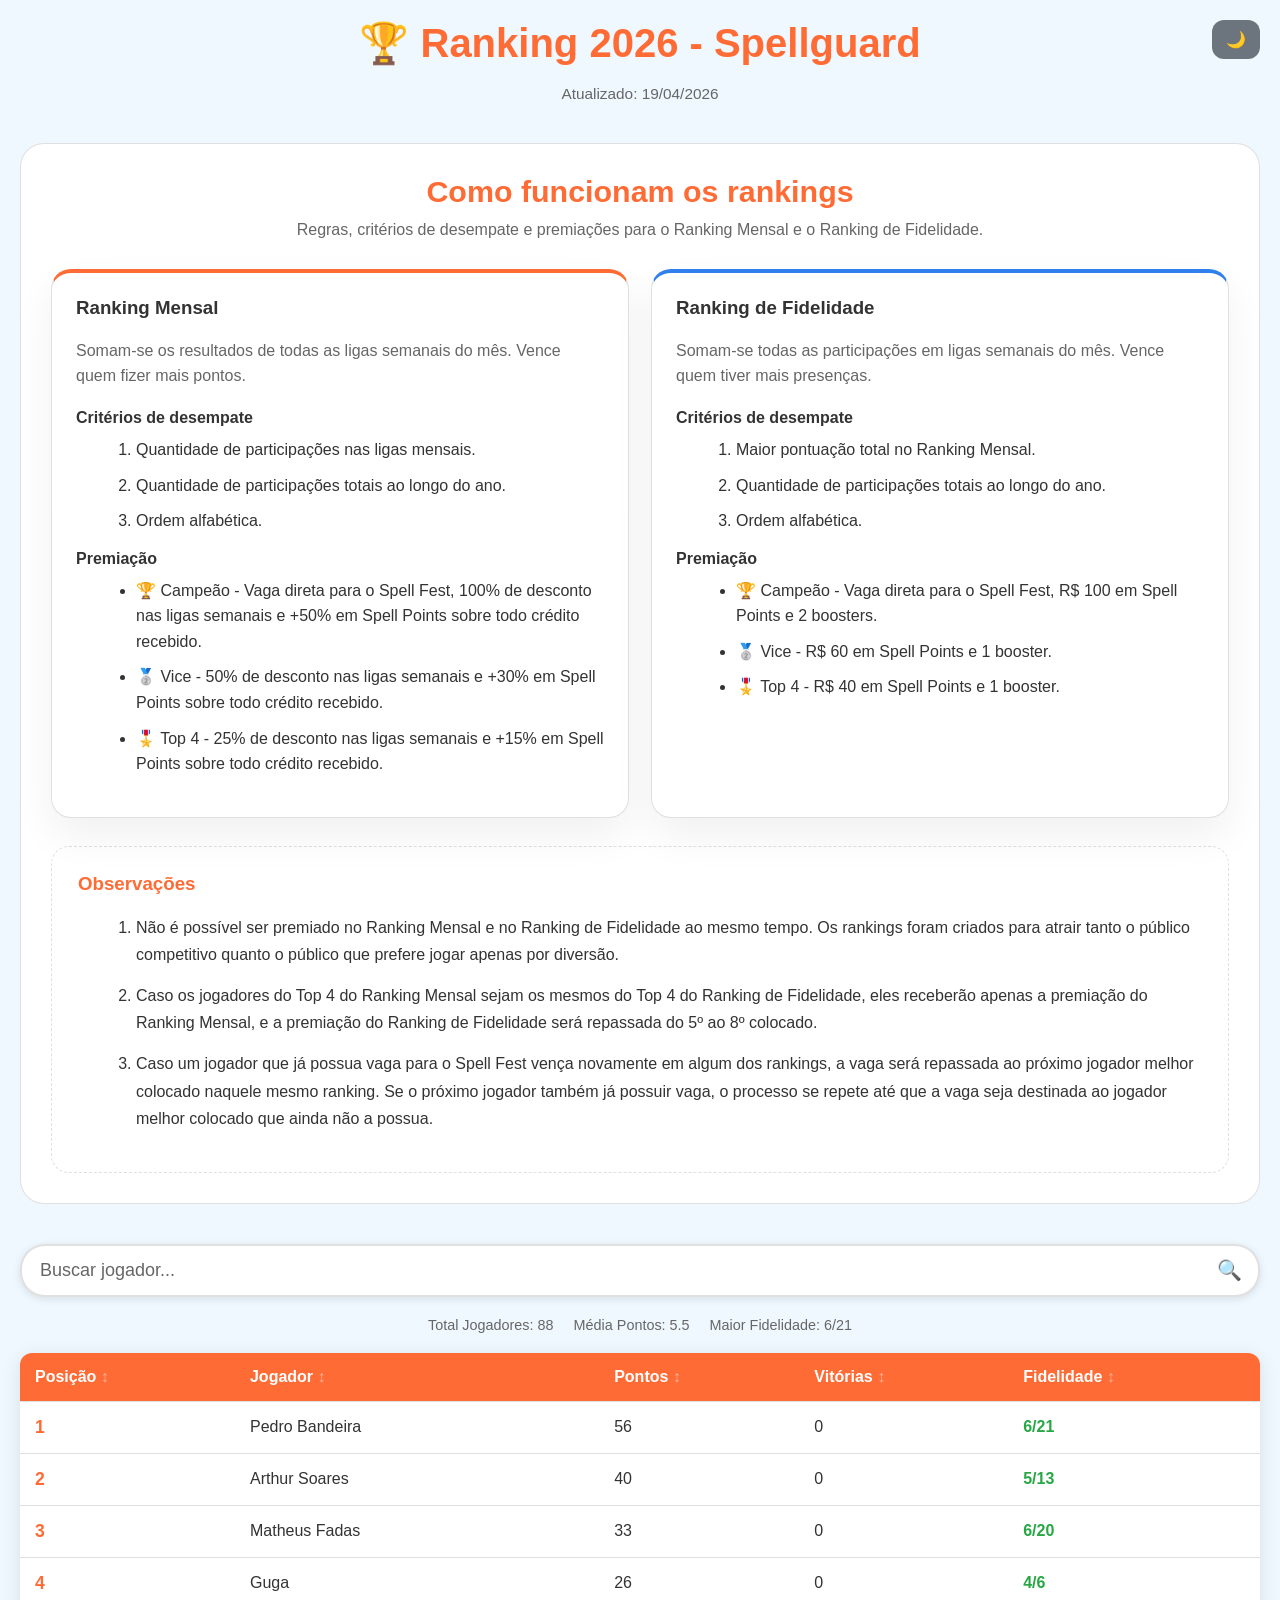
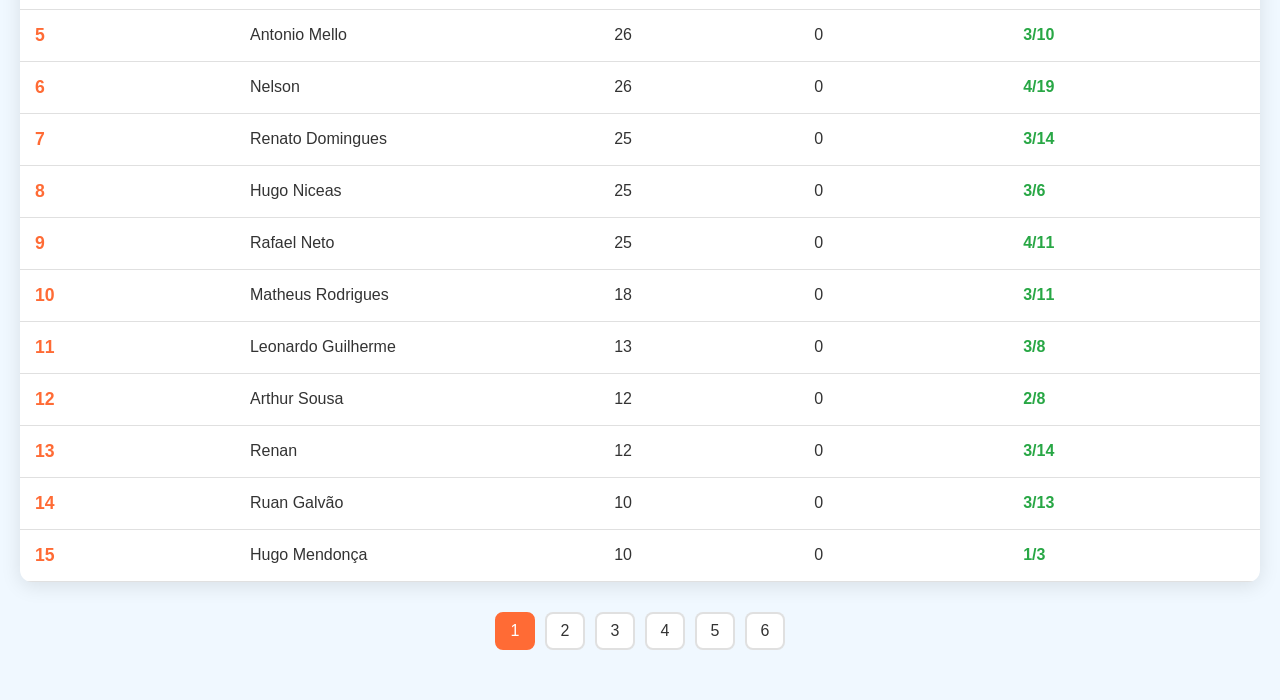
<file: index.html>
<!DOCTYPE html>
<html lang="pt-BR">
<head>
    <meta charset="UTF-8">
    <meta name="viewport" content="width=device-width, initial-scale=1.0">
    <title>Ranking 2026 - Pokémon Recife</title>
    <link rel="stylesheet" href="css/style.css">
</head>

<body>

    <!-- Animação de intro: Pokébola -->
    <div id="pokeIntro">
        <div class="pokeball">
            <div class="pokeball-top"></div>
            <div class="pokeball-middle">
                <div class="pokeball-btn"></div>
            </div>
            <div class="pokeball-bottom"></div>
        </div>
    </div>

    <div class="header">
        <div class="header-top">
            <h1>🏆 Ranking 2026 - Spellguard</h1>
            <button class="theme-toggle" onclick="toggleTheme()" aria-label="Alternar tema">🌙</button>
        </div>
        <p class="header-meta"> <span id="lastUpdate">Atualizado: 19/04/2026</span></p>
    </div>

    <section class="info-section">
        <div class="info-header">
            <h2>Como funcionam os rankings</h2>
            <p>Regras, critérios de desempate e premiações para o Ranking Mensal e o Ranking de Fidelidade.</p>
        </div>

        <div class="cards-grid">
            <article class="info-card card-monthly">
                <h3>Ranking Mensal</h3>
                <p class="card-intro">Somam-se os resultados de todas as ligas semanais do mês. Vence quem fizer mais pontos.</p>
                <div class="card-block">
                    <strong>Critérios de desempate</strong>
                    <ol>
                        <li>Quantidade de participações nas ligas mensais.</li>
                        <li>Quantidade de participações totais ao longo do ano.</li>
                        <li>Ordem alfabética.</li>
                    </ol>
                </div>
                <div class="card-block">
                    <strong>Premiação</strong>
                    <ul>
                        <li>🏆 Campeão - Vaga direta para o Spell Fest, 100% de desconto nas ligas semanais e +50% em Spell Points sobre todo crédito recebido.</li>
                        <li>🥈 Vice - 50% de desconto nas ligas semanais e +30% em Spell Points sobre todo crédito recebido.</li>
                        <li>🎖️ Top 4 - 25% de desconto nas ligas semanais e +15% em Spell Points sobre todo crédito recebido.</li>
                    </ul>
                </div>
            </article>

            <article class="info-card card-loyalty">
                <h3>Ranking de Fidelidade</h3>
                <p class="card-intro">Somam-se todas as participações em ligas semanais do mês. Vence quem tiver mais presenças.</p>
                <div class="card-block">
                    <strong>Critérios de desempate</strong>
                    <ol>
                        <li>Maior pontuação total no Ranking Mensal.</li>
                        <li>Quantidade de participações totais ao longo do ano.</li>
                        <li>Ordem alfabética.</li>
                    </ol>
                </div>
                <div class="card-block">
                    <strong>Premiação</strong>
                    <ul>
                        <li>🏆 Campeão - Vaga direta para o Spell Fest, R$ 100 em Spell Points e 2 boosters.</li>
                        <li>🥈 Vice - R$ 60 em Spell Points e 1 booster.</li>
                        <li>🎖️ Top 4 - R$ 40 em Spell Points e 1 booster.</li>
                    </ul>
                </div>
            </article>
        </div>

        <div class="observations">
            <h3>Observações</h3>
            <ol>
                <li>Não é possível ser premiado no Ranking Mensal e no Ranking de Fidelidade ao mesmo tempo. Os rankings foram criados para atrair tanto o público competitivo quanto o público que prefere jogar apenas por diversão.</li>
                <li>Caso os jogadores do Top 4 do Ranking Mensal sejam os mesmos do Top 4 do Ranking de Fidelidade, eles receberão apenas a premiação do Ranking Mensal, e a premiação do Ranking de Fidelidade será repassada do 5º ao 8º colocado.</li>
                <li>Caso um jogador que já possua vaga para o Spell Fest vença novamente em algum dos rankings, a vaga será repassada ao próximo jogador melhor colocado naquele mesmo ranking. Se o próximo jogador também já possuir vaga, o processo se repete até que a vaga seja destinada ao jogador melhor colocado que ainda não a possua.</li>
            </ol>
        </div>
    </section>

    <div class="controls">
        <div class="search-container">
            <input type="text" id="search" placeholder="Buscar jogador..." />
            <span class="search-icon">🔍</span>
        </div>
    </div>

    <div class="stats">
        <div>Total Jogadores: <span id="totalPlayers">0</span></div>
        <div>Média Pontos: <span id="avgPoints">0</span></div>
        <div>Maior Fidelidade: <span id="topFidelidade">0/0</span></div>
    </div>

    <div class="table-container">
        <table id="rankingTable">
            <thead>
                <tr>
                    <th class="sortable" onclick="sortTable(0)">Posição</th>
                    <th class="sortable" onclick="sortTable(1)">Jogador</th>
                    <th class="sortable" onclick="sortTable(2)">Pontos</th>
                    <th class="sortable" onclick="sortTable(3)">Vitórias</th>
                    <th class="sortable" onclick="sortTable(4)">Fidelidade</th>
                </tr>
            </thead>
            <tbody id="tableBody"></tbody>
        </table>
    </div>

    <div class="pagination" id="pagination"></div>

    <script src="js/script.js"></script>
</body>
</html>
</file>
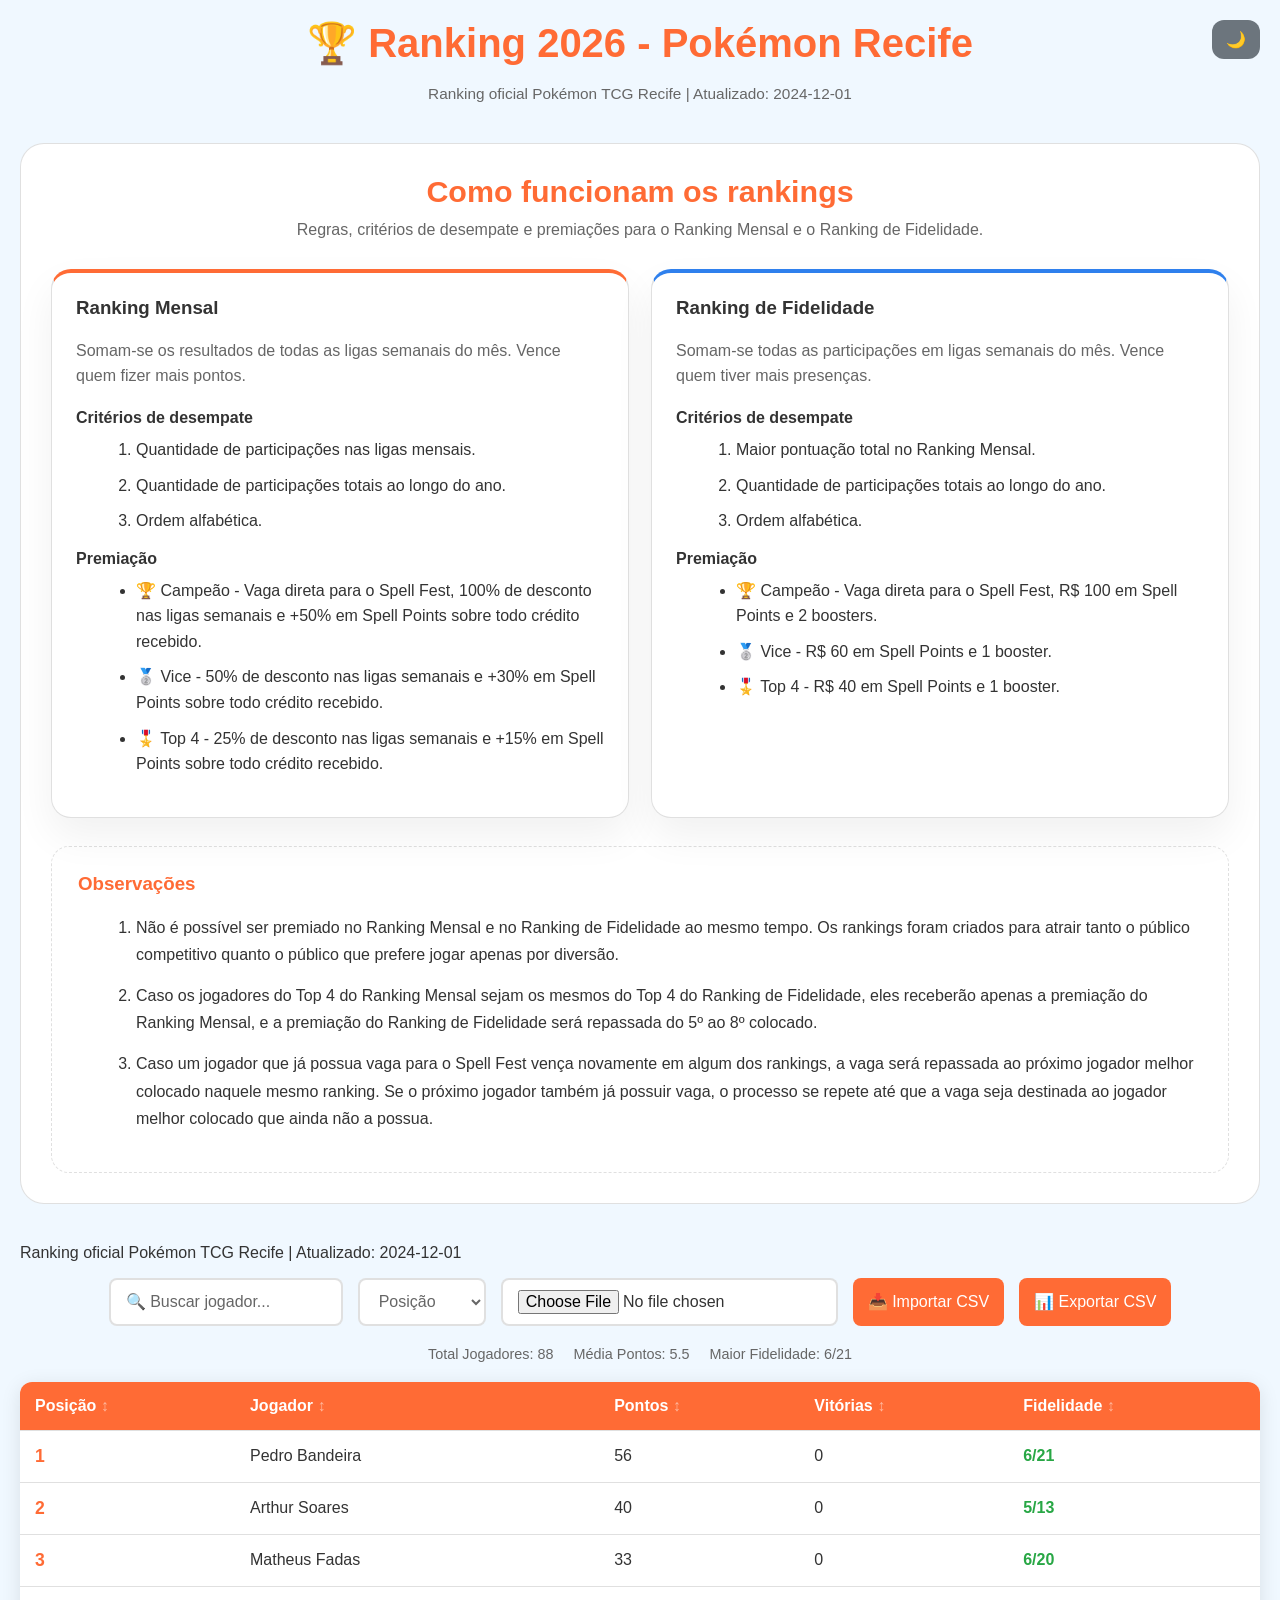
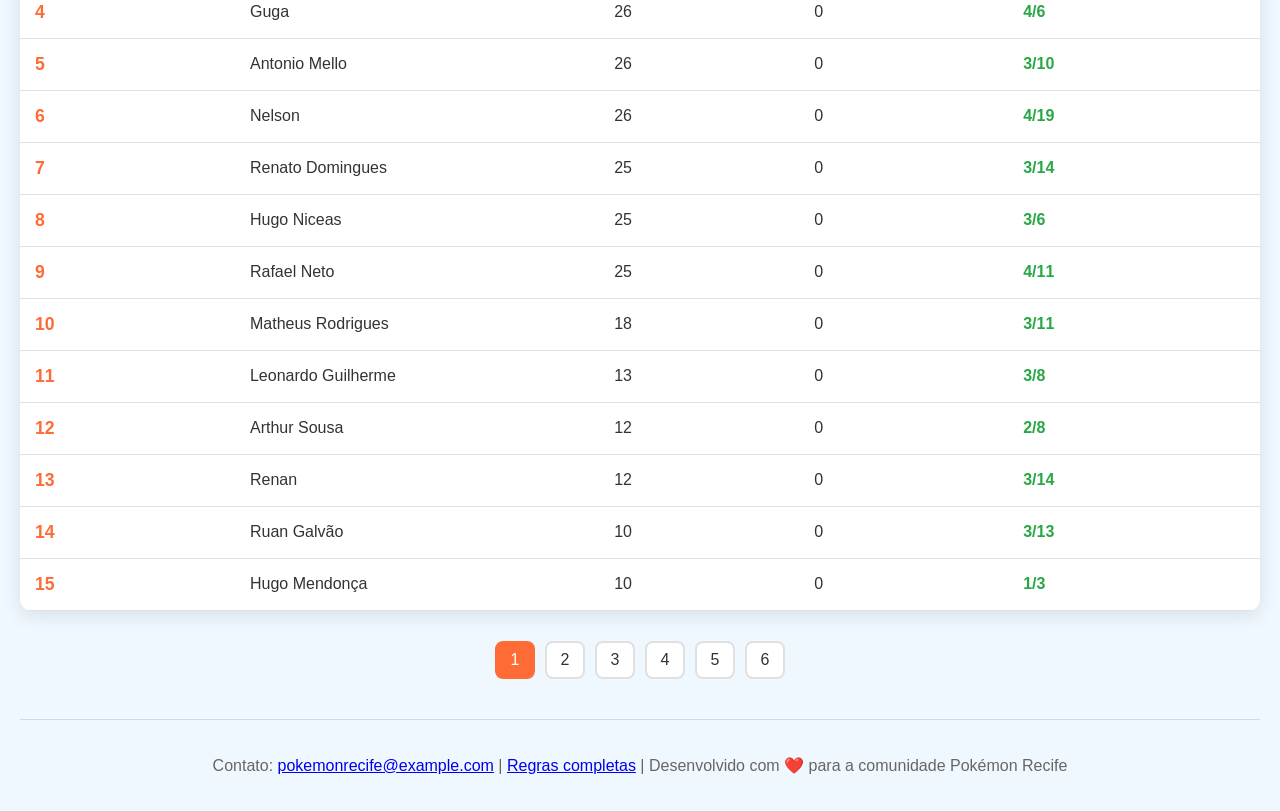
<file: ranking.html>
<!DOCTYPE html>
<html lang="pt-BR">
<head>
    <meta charset="UTF-8">
    <meta name="viewport" content="width=device-width, initial-scale=1.0">
    <title>Ranking 2026 - Pokémon Recife</title>
    <link rel="stylesheet" href="css/style.css">
</head>

<body>

    <!-- Animação de intro: Pokébola -->
    <div id="pokeIntro">
        <div class="pokeball">
            <div class="pokeball-top"></div>
            <div class="pokeball-middle">
                <div class="pokeball-btn"></div>
            </div>
            <div class="pokeball-bottom"></div>
        </div>
    </div>

    <div class="header">
        <div class="header-top">
            <h1>🏆 Ranking 2026 - Pokémon Recife</h1>
            <button class="theme-toggle" onclick="toggleTheme()" aria-label="Alternar tema">🌙</button>
        </div>
        <p class="header-meta">Ranking oficial Pokémon TCG Recife | <span id="lastUpdate">Atualizado: 2024-12-01</span></p>
    </div>

    <section class="info-section">
        <div class="info-header">
            <h2>Como funcionam os rankings</h2>
            <p>Regras, critérios de desempate e premiações para o Ranking Mensal e o Ranking de Fidelidade.</p>
        </div>

        <div class="cards-grid">
            <article class="info-card card-monthly">
                <h3>Ranking Mensal</h3>
                <p class="card-intro">Somam-se os resultados de todas as ligas semanais do mês. Vence quem fizer mais pontos.</p>
                <div class="card-block">
                    <strong>Critérios de desempate</strong>
                    <ol>
                        <li>Quantidade de participações nas ligas mensais.</li>
                        <li>Quantidade de participações totais ao longo do ano.</li>
                        <li>Ordem alfabética.</li>
                    </ol>
                </div>
                <div class="card-block">
                    <strong>Premiação</strong>
                    <ul>
                        <li>🏆 Campeão - Vaga direta para o Spell Fest, 100% de desconto nas ligas semanais e +50% em Spell Points sobre todo crédito recebido.</li>
                        <li>🥈 Vice - 50% de desconto nas ligas semanais e +30% em Spell Points sobre todo crédito recebido.</li>
                        <li>🎖️ Top 4 - 25% de desconto nas ligas semanais e +15% em Spell Points sobre todo crédito recebido.</li>
                    </ul>
                </div>
            </article>

            <article class="info-card card-loyalty">
                <h3>Ranking de Fidelidade</h3>
                <p class="card-intro">Somam-se todas as participações em ligas semanais do mês. Vence quem tiver mais presenças.</p>
                <div class="card-block">
                    <strong>Critérios de desempate</strong>
                    <ol>
                        <li>Maior pontuação total no Ranking Mensal.</li>
                        <li>Quantidade de participações totais ao longo do ano.</li>
                        <li>Ordem alfabética.</li>
                    </ol>
                </div>
                <div class="card-block">
                    <strong>Premiação</strong>
                    <ul>
                        <li>🏆 Campeão - Vaga direta para o Spell Fest, R$ 100 em Spell Points e 2 boosters.</li>
                        <li>🥈 Vice - R$ 60 em Spell Points e 1 booster.</li>
                        <li>🎖️ Top 4 - R$ 40 em Spell Points e 1 booster.</li>
                    </ul>
                </div>
            </article>
        </div>

        <div class="observations">
            <h3>Observações</h3>
            <ol>
                <li>Não é possível ser premiado no Ranking Mensal e no Ranking de Fidelidade ao mesmo tempo. Os rankings foram criados para atrair tanto o público competitivo quanto o público que prefere jogar apenas por diversão.</li>
                <li>Caso os jogadores do Top 4 do Ranking Mensal sejam os mesmos do Top 4 do Ranking de Fidelidade, eles receberão apenas a premiação do Ranking Mensal, e a premiação do Ranking de Fidelidade será repassada do 5º ao 8º colocado.</li>
                <li>Caso um jogador que já possua vaga para o Spell Fest vença novamente em algum dos rankings, a vaga será repassada ao próximo jogador melhor colocado naquele mesmo ranking. Se o próximo jogador também já possuir vaga, o processo se repete até que a vaga seja destinada ao jogador melhor colocado que ainda não a possua.</li>
            </ol>
        </div>
    </section>

        <p>Ranking oficial Pokémon TCG Recife | <span id="lastUpdate">Atualizado: 2024-12-01</span></p>
    </div>

    <div class="controls">
        <input type="text" id="search" placeholder="🔍 Buscar jogador..." />

        <select id="sortSelect">
            <option value="position">Posição</option>
            <option value="player">Jogador</option>
            <option value="points">Pontos</option>
            <option value="wins">Vitórias</option>
            <option value="fidelidade">Fidelidade</option>
        </select>

        <input type="file" id="csvFile" accept=".csv" />
        <button onclick="importCSV()">📥 Importar CSV</button>

        <button onclick="exportCSV()">📊 Exportar CSV</button>
    </div>

    <div class="stats">
        <div>Total Jogadores: <span id="totalPlayers">0</span></div>
        <div>Média Pontos: <span id="avgPoints">0</span></div>
        <div>Maior Fidelidade: <span id="topFidelidade">0/0</span></div>
    </div>

    <div class="table-container">
        <table id="rankingTable">
            <thead>
                <tr>
                    <th class="sortable" onclick="sortTable(0)">Posição</th>
                    <th class="sortable" onclick="sortTable(1)">Jogador</th>
                    <th class="sortable" onclick="sortTable(2)">Pontos</th>
                    <th class="sortable" onclick="sortTable(3)">Vitórias</th>
                    <th class="sortable" onclick="sortTable(4)">Fidelidade</th>
                </tr>
            </thead>
            <tbody id="tableBody"></tbody>
        </table>
    </div>

    <div class="pagination" id="pagination"></div>

    <footer>
        <p>Contato: <a href="mailto:pokemonrecife@example.com">pokemonrecife@example.com</a> | 
        <a href="#">Regras completas</a> | Desenvolvido com ❤️ para a comunidade Pokémon Recife</p>
    </footer>

    <script src="js/script.js"></script>
</body>
</html>
</file>
<file: css/style.css>
:root {
    --bg: #f0f8ff;
    --card: white;
    --text: #333;
    --muted: #666;
    --border: rgba(0, 0, 0, 0.12);
    --accent: #ff6b35;
    --hover: #f5f5f5;
}

[data-theme="dark"] {
    --bg: #121212;
    --card: #242424;
    --text: #f4f4f4;
    --muted: rgba(255, 255, 255, 0.72);
    --border: rgba(255, 255, 255, 0.12);
    --accent: #ff8c42;
    --hover: #2f2f2f;
}

* {
    box-sizing: border-box;
}

body {
    font-family: 'Segoe UI', Tahoma, Geneva, Verdana, sans-serif;
    max-width: 1400px;
    margin: 0 auto;
    padding: 20px;
    background: var(--bg);
    color: var(--text);
    transition: all 0.3s;
}

.header {
    margin-bottom: 30px;
    text-align: center;
    position: relative;
}

.header-top {
    display: flex;
    justify-content: center;
    align-items: center;
    gap: 16px;
    margin-bottom: 18px;
    position: relative;
    width: 100%;
}

.header h1 {
    color: var(--accent);
    margin: 0;
    font-size: 2.5em;
}

.header-meta {
    margin: 0;
    color: var(--muted);
    font-size: 0.96em;
}

.header-description {
    background: var(--card);
    border: 1px solid var(--border);
    border-radius: 18px;
    padding: 24px;
    margin: 24px auto 20px;
    max-width: 980px;
    text-align: left;
    color: var(--text);
}

.header-description h2 {
    margin: 18px 0 10px;
    font-size: 1.2em;
    color: var(--accent);
}

.header-description p,
.header-description ol,
.header-description ul {
    margin: 0 0 14px;
    line-height: 1.7;
    color: var(--text);
}

.header-description ol,
.header-description ul {
    padding-left: 20px;
}

.header-description li {
    margin-bottom: 10px;
}

.controls {
    display: flex;
    gap: 15px;
    flex-wrap: wrap;
    justify-content: center;
    margin-bottom: 20px;
}

.search-container {
    position: relative;
    width: 100%;
}

.search-container input {
    width: 100%;
    padding: 14px 50px 14px 18px;
    border: 2px solid var(--border);
    border-radius: 25px;
    font-size: 18px;
    background: var(--card);
    color: var(--text);
    transition: all 0.3s ease;
    box-shadow: 0 2px 8px rgba(0, 0, 0, 0.1);
}

.search-container input:focus {
    outline: none;
    border-color: var(--accent);
    box-shadow: 0 0 0 3px rgba(255, 107, 53, 0.2);
    transform: scale(1.02);
}

.search-container input::placeholder {
    color: var(--muted);
}

.search-icon {
    position: absolute;
    right: 18px;
    top: 50%;
    transform: translateY(-50%);
    color: var(--muted);
    font-size: 20px;
    pointer-events: none;
}

input, select, button {
    padding: 10px 15px;
    border: 2px solid var(--border);
    border-radius: 8px;
    font-size: 16px;
    background: var(--card);
    color: var(--text);
}

input::placeholder,
select {
    color: var(--muted);
}

input:focus, button:focus {
    outline: none;
    border-color: var(--accent);
}

button {
    background: var(--accent);
    color: white;
    border: none;
    cursor: pointer;
    transition: all 0.3s;
}

button:hover {
    filter: brightness(0.95);
    transform: translateY(-2px);
}

.theme-toggle {
    background: #6c757d;
    padding: 10px 14px;
    border-radius: 12px;
    min-width: 48px;
    text-align: center;
    position: absolute;
    right: 0;
    top: 0;
}

.header-meta {
    margin: 0;
    color: var(--muted);
    font-size: 0.96em;
}

table {
    width: 100%;
    border-collapse: collapse;
    background: var(--card);
    box-shadow: 0 4px 20px rgba(0,0,0,0.1);
    border-radius: 12px;
    overflow: hidden;
}

th, td {
    padding: 15px;
    text-align: left;
    border-bottom: 1px solid var(--border);
}

th {
    background: var(--accent);
    color: white;
    font-weight: 600;
    cursor: pointer;
    user-select: none;
    position: sticky;
    top: 0;
    z-index: 10;
}

th:hover {
    background: #e55a2b;
}

.sortable::after {
    content: ' ↕';
    opacity: 0.5;
}

.sorted-asc::after {
    content: ' ↑';
}

.sorted-desc::after {
    content: ' ↓';
}

tr {
    transition: background 0.2s;
}

tr:hover {
    background: var(--hover);
}

.win-rate {
    font-weight: bold;
    color: #28a745;
}

.position {
    font-weight: bold;
    color: var(--accent);
    font-size: 1.1em;
}

.stats {
    display: flex;
    gap: 20px;
    margin: 20px 0;
    font-size: 0.9em;
    color: var(--muted);
    justify-content: center;
    flex-wrap: wrap;
}

.pagination {
    display: flex;
    justify-content: center;
    gap: 10px;
    margin: 30px 0;
    flex-wrap: wrap;
}

.page-btn {
    padding: 8px 12px;
    min-width: 40px;
    background: var(--card);
    color: var(--text);
    border: 2px solid var(--border);
    border-radius: 8px;
    cursor: pointer;
    transition: all 0.3s;
}

.page-btn:hover {
    background: var(--hover);
    border-color: var(--accent);
}

.page-active {
    background: var(--accent) !important;
    color: white !important;
    border-color: var(--accent) !important;
}

@media (max-width: 768px) {
    .controls {
        flex-direction: column;
        align-items: center;
    }

    th, td {
        padding: 10px 8px;
        font-size: 14px;
    }

    .stats {
        flex-direction: column;
        gap: 10px;
    }
}

.info-section {
    background: var(--card);
    border: 1px solid var(--border);
    border-radius: 24px;
    padding: 30px;
    margin: 40px 0;
}

.info-header {
    text-align: center;
    margin-bottom: 30px;
}

.info-header h2 {
    margin: 0;
    font-size: 1.9em;
    color: var(--accent);
}

.info-header p {
    margin: 12px auto 0;
    max-width: 720px;
    color: var(--muted);
}

.cards-grid {
    display: grid;
    grid-template-columns: repeat(2, minmax(280px, 1fr));
    gap: 22px;
    margin-bottom: 28px;
}

.info-card {
    background: var(--card);
    border-radius: 20px;
    padding: 24px;
    box-shadow: 0 18px 40px rgba(0, 0, 0, 0.06);
    border: 1px solid var(--border);
}

.info-card h3 {
    margin-top: 0;
    color: var(--text);
}

.card-monthly {
    border-top: 4px solid #ff6b35;
}

.card-loyalty {
    border-top: 4px solid #2f80ed;
}

.card-intro {
    margin: 14px 0 20px;
    color: var(--muted);
    line-height: 1.6;
}

.card-block strong {
    display: block;
    margin-bottom: 10px;
    color: var(--text);
}

.card-block ol,
.card-block ul {
    margin: 0 0 16px 20px;
    color: var(--text);
    line-height: 1.6;
}

.card-block li {
    margin-bottom: 10px;
}

.observations {
    background: var(--card);
    border: 1px dashed var(--border);
    border-radius: 18px;
    padding: 26px;
}

.observations h3 {
    margin-top: 0;
    color: var(--accent);
}

.observations ol {
    margin: 16px 0 0 18px;
    color: var(--text);
    line-height: 1.7;
}

.observations li {
    margin-bottom: 14px;
}

footer {
    text-align: center;
    margin-top: 40px;
    padding-top: 20px;
    border-top: 1px solid var(--border);
    color: var(--muted);
}

@media (max-width: 900px) {
    .cards-grid {
        grid-template-columns: 1fr;
    }
}

/* ── Pokébola Intro ── */
#pokeIntro {
    position: fixed;
    inset: 0;
    background: #1a1a1a;
    display: flex;
    align-items: center;
    justify-content: center;
    z-index: 9999;
    animation: introFadeOut 0.5s ease 2.4s forwards;
}

#pokeIntro.hidden {
    display: none;
}

@keyframes introFadeOut {
    to { opacity: 0; pointer-events: none; }
}

.pokeball {
    width: 160px;
    height: 160px;
    border-radius: 50%;
    overflow: hidden;
    position: relative;
    box-shadow: 0 0 40px rgba(255, 107, 53, 0.6);
    animation: pokeShake 0.4s ease 1.2s 2 alternate, pokeOpen 0.3s ease 2s forwards;
}

@keyframes pokeShake {
    from { transform: rotate(-15deg); }
    to   { transform: rotate(15deg); }
}

@keyframes pokeOpen {
    0%   { transform: scale(1); }
    50%  { transform: scale(1.3); }
    100% { transform: scale(0) rotate(360deg); opacity: 0; }
}

.pokeball-top {
    height: 50%;
    background: #ff1a1a;
}

.pokeball-bottom {
    height: 50%;
    background: white;
}

.pokeball-middle {
    position: absolute;
    top: 50%;
    left: 0;
    right: 0;
    transform: translateY(-50%);
    height: 16px;
    background: #222;
    display: flex;
    align-items: center;
    justify-content: center;
}

.pokeball-btn {
    width: 36px;
    height: 36px;
    border-radius: 50%;
    background: white;
    border: 5px solid #222;
    box-shadow: 0 0 0 4px white;
    animation: btnGlow 0.6s ease 1.2s infinite alternate;
}

@keyframes btnGlow {
    from { box-shadow: 0 0 0 4px white; }
    to   { box-shadow: 0 0 12px 4px #ffdd57; }
}
</file>
